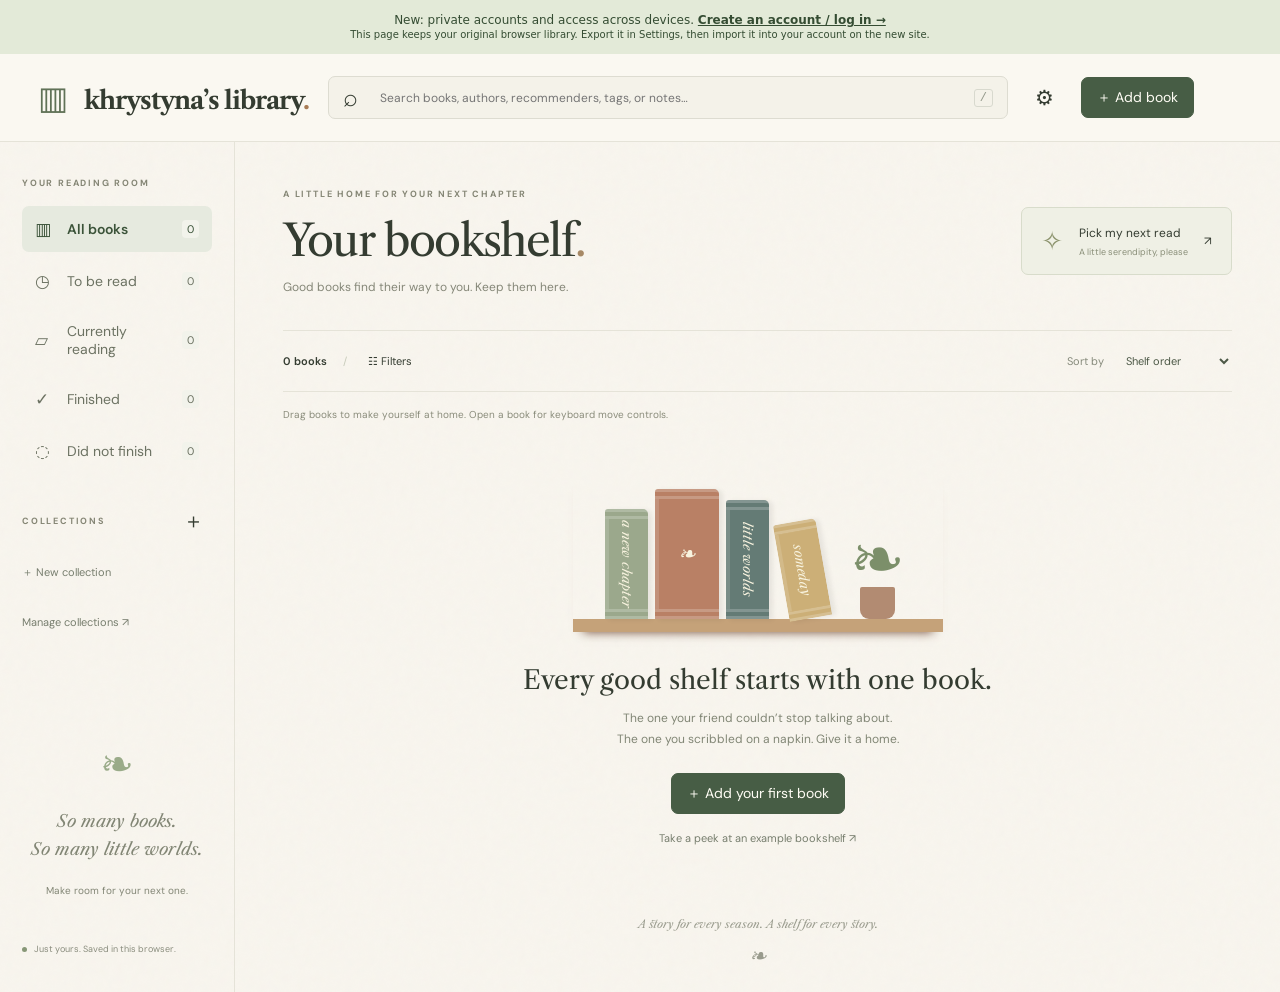
<file: legacy.html>
<!doctype html><html lang="en"><head><meta charset="utf-8"><meta name="viewport" content="width=device-width,initial-scale=1"><meta name="theme-color" content="#f5f1e8"><meta name="description" content="A little home for the books you want to meet. Your private bookshelf, recommendations and reading notes."><title>khrystyna's library — Your next chapter</title><link rel="stylesheet" href="style.css"></head><body><div style="padding:13px 20px;background:#e3ead8;color:#344c32;font:12px system-ui;text-align:center">New: private accounts and access across devices. <a href="https://little-library.wry-pear-2440.chatgpt.site/" style="color:#344c32;font-weight:700">Create an account / log in →</a><br><small>This page keeps your original browser library. Export it in Settings, then import it into your account on the new site.</small></div><header><a class="brand" href="./"><span class="brand-icon">▥</span> khrystyna’s library<span class="brand-dot">.</span></a><label class="search"><span aria-hidden="true">⌕</span><input id="search" type="search" placeholder="Search books, authors, recommenders, tags, or notes…" aria-label="Search your library"><kbd>/</kbd></label><button id="settings" class="icon" aria-label="Settings and backup">⚙</button><button id="add" class="primary">＋ <span>Add book</span></button></header><div class="layout"><aside><div class="eyebrow">YOUR READING ROOM</div><nav id="navigation" aria-label="Library navigation"></nav><div class="aside-heading"><span class="eyebrow">COLLECTIONS</span><button id="newCollection" class="icon" aria-label="Create collection">＋</button></div><nav id="collections" aria-label="Collections"></nav><button id="manageCollections" class="text-button">Manage collections ↗</button><div class="aside-note"><span>❧</span><p>So many books.<br>So many little worlds.</p><small>Make room for your next one.</small></div><div class="local-indicator"><i></i> Just yours. Saved in this browser.</div></aside><main><section class="intro"><div><div class="eyebrow">A LITTLE HOME FOR YOUR NEXT CHAPTER</div><h1 id="heading">Your bookshelf<span>.</span></h1><p id="subtitle">Good books find their way to you. Keep them here.</p></div><button class="picker-button" id="pick"><span>✧</span><div>Pick my next read<small>A little serendipity, please</small></div><span>↗</span></button></section><div class="toolbar"><div><span id="count"></span><span class="toolbar-divider">/</span><button id="filtersToggle" class="subtle">☷ Filters <span id="filterCount"></span></button></div><div><label class="sort-label">Sort by <select id="sort" aria-label="Sort books"><option value="manual">Shelf order</option><option value="title">Title A–Z</option><option value="authors">Author A–Z</option><option value="new">Newest added</option><option value="old">Oldest added</option><option value="priority">Priority</option><option value="year">Publication year</option></select></label></div></div><section id="filters" hidden></section><div id="chips"></div><p id="arrangeNote" class="micro"></p><section id="shelves" aria-label="Bookshelf"></section><footer>A story for every season. A shelf for every story. <span>❧</span></footer></main></div><dialog id="dialog" aria-labelledby="dialogTitle"><div id="dialogContent"></div></dialog><div id="toast" role="status" aria-live="polite"></div><script type="module" src="legacy-app.js"></script></body></html>
</file>
<file: style.css>
@import url('https://fonts.googleapis.com/css2?family=DM+Sans:wght@400;500;600;700&family=Libre+Caslon+Text:ital,wght@0,400;0,700;1,400&display=swap');
:root{--paper:#f8f5ee;--ink:#343c31;--muted:#777b6b;--green:#475d45;--line:#e5e3d8;--serif:'Libre Caslon Text',Georgia,serif;--sans:'DM Sans',system-ui,sans-serif}*{box-sizing:border-box}body{margin:0;background:var(--paper);color:var(--ink);font:14px var(--sans);background-image:url("data:image/svg+xml,%3Csvg viewBox='0 0 180 180' xmlns='http://www.w3.org/2000/svg'%3E%3Cfilter id='n'%3E%3CfeTurbulence type='fractalNoise' baseFrequency='.7' numOctaves='3' stitchTiles='stitch'/%3E%3C/filter%3E%3Crect width='100%25' height='100%25' opacity='.024' filter='url(%23n)'/%3E%3C/svg%3E")}button,input,select,textarea{font:inherit}button{cursor:pointer}button,a,input,textarea,select{outline-offset:4px}button:focus-visible,a:focus-visible,input:focus-visible,textarea:focus-visible,select:focus-visible{outline:2px solid #8b5e3b}button{border:1px solid var(--line);background:transparent;color:inherit;padding:10px 15px;border-radius:7px}button:hover{background:#eaece1}button:disabled{opacity:.5;cursor:default}header{height:88px;border-bottom:1px solid var(--line);display:flex;align-items:center;gap:19px;padding:0 38px;background:#faf8f1}.brand{font:700 25px var(--serif);text-decoration:none;color:var(--ink);min-width:245px;letter-spacing:-1px}.brand-icon{font:32px Georgia;margin-right:12px;color:#607257}.brand-dot{color:#a87c55}.search{display:flex;align-items:center;gap:12px;border:1px solid #dddcd1;background:#f4f2e9;border-radius:7px;max-width:680px;flex:1;padding:0 14px;height:43px}.search>span{font-size:25px}.search input{background:transparent;border:0;width:100%;outline:none;font-size:12px}kbd{font-size:12px;color:#93988a;border:1px solid #d8d9ce;padding:1px 5px;border-radius:3px}.primary{background:var(--green);color:#fffdf5;border-color:var(--green)}.primary:hover{background:#354c34}.icon{border:0;padding:8px;font-size:21px}.layout{display:grid;grid-template-columns:235px minmax(0,1fr);min-height:calc(100vh - 88px)}aside{border-right:1px solid var(--line);padding:35px 22px;position:relative;display:flex;flex-direction:column}nav{display:grid;gap:6px;margin:17px 0 25px}nav button{border:0;display:flex;gap:12px;align-items:center;text-align:left;padding:12px 13px;color:#6c7262}nav button.active{background:#e6eadf;color:#3b5339;font-weight:600}nav button b{font-weight:400;font-size:11px;margin-left:auto;background:#f2f3eb;border-radius:4px;padding:2px 5px}.nav-icon{font-size:17px;min-width:20px}.eyebrow{font-size:9px;letter-spacing:1.8px;font-weight:700;color:#858675}.aside-heading{display:flex;align-items:center;justify-content:space-between}.text-button{border:0;padding:5px 0;color:#777e6e;font-size:11px;text-align:left}.aside-note{margin-top:auto;padding-top:75px;text-align:center;color:#828675}.aside-note>span{font-size:40px;color:#9aab89}.aside-note p{font:italic 17px/1.65 var(--serif)}.aside-note small{font-size:10px}.local-indicator{font-size:9px;color:#8a8d7e;margin-top:44px;white-space:nowrap}.local-indicator i{display:inline-block;background:#879777;height:5px;width:5px;border-radius:50%;margin-right:5px}main{padding:46px 48px 0;min-width:0;max-width:1600px;width:100%;margin:auto}.intro{display:flex;align-items:center;justify-content:space-between;gap:20px;margin-bottom:35px}h1{font:400 44px/1.15 var(--serif);letter-spacing:-1.8px;margin:15px 0 13px}h1 span{color:#a78966}.intro p{color:#858778;font-size:12px;margin:0}.picker-button{display:flex;gap:16px;align-items:center;text-align:left;padding:16px 19px;border-color:#d8dccb;background:#eff0e5;font-size:12px}.picker-button>span:first-child{font-size:26px;color:#8c936d}.picker-button small{display:block;font-size:9px;color:#8a8f79;margin-top:5px}.toolbar{border-top:1px solid var(--line);border-bottom:1px solid var(--line);display:flex;justify-content:space-between;align-items:center;padding:12px 0;font-size:11px}.toolbar>div{display:flex;align-items:center;gap:16px}.toolbar-divider{color:#c8cbbb}#count{font-weight:600}.subtle{border:0;font-size:11px;padding:5px}.sort-label{color:#878b7c}.sort-label select{background:transparent;color:#4d5947;border:0;font-size:11px;margin-left:5px}#filters{background:#eeefe5;padding:18px;border-radius:8px;margin-top:12px}#filters .filter-grid{display:grid;grid-template-columns:repeat(4,1fr);gap:14px}label.field{display:grid;gap:6px;font-size:11px;color:#707763}input,textarea,select{border:1px solid #d9ddce;border-radius:5px;padding:10px;background:#fffef9;color:var(--ink);min-width:0}textarea{resize:vertical;min-height:80px}#filters select{width:100%;height:75px;font-size:11px;padding:4px}#filters input{width:100%}.micro{font-size:10px;color:#8a8c7b;line-height:1.7;margin:14px 0}.chip{font-size:10px;border-radius:20px;background:#e5eadb;padding:5px 10px;margin:8px 6px 0 0}#shelves{min-height:430px}.shelf{display:flex;align-items:flex-end;gap:17px;padding:32px 28px 0;position:relative;min-height:256px;margin-bottom:21px;border-bottom:18px solid #c5a279;border-image:linear-gradient(#d4b68f,#be956c 15%,#c7a47b 55%,#ac805a 60%,#bb9168) 1;box-shadow:0 13px 15px -13px #6c482c80;background:linear-gradient(0deg,#d9c9b15c,transparent 57%);content-visibility:auto;contain-intrinsic-size:auto 256px}.shelf:after{content:'';position:absolute;left:0;right:0;bottom:-18px;height:18px;pointer-events:none;background:repeating-linear-gradient(2deg,transparent 0 3px,#5c3c2010 4px,transparent 5px 9px)}.book{position:relative;flex:none;padding:0;border:0;border-radius:2px 4px 2px 0;box-shadow:5px 2px 7px #34251c2a,inset 3px 0 4px #ffffff55,inset -2px 0 3px #0003;transition:transform .2s;transform-origin:bottom left;overflow:hidden;text-align:center;background:var(--book-color);color:#fff8e9;width:128px;height:188px;margin-bottom:0}.book:hover,.book:focus-visible{background:var(--book-color);transform:translateY(-9px) rotate(-2deg);z-index:2}.book .cover-img{width:100%;height:100%;object-fit:cover;position:absolute;inset:0}.book .fallback-cover{height:100%;display:flex;flex-direction:column;align-items:center;justify-content:space-between;padding:20px 10px;border:1px solid #ffffff60;outline:1px solid #ffffff25;outline-offset:-7px;font-family:var(--serif)}.fallback-cover .ornament{font-size:26px;opacity:.6}.fallback-cover strong{font-size:17px;line-height:1.3;font-weight:400}.fallback-cover small{font:8px var(--sans);letter-spacing:1px}.book.spine{width:49px;writing-mode:vertical-rl;text-orientation:mixed;padding:13px 8px;display:flex;align-items:center;justify-content:space-between;gap:9px;border-top:7px solid #ffffff20;border-bottom:7px solid #0002}.spine strong{font:12px var(--serif);writing-mode:vertical-rl;max-height:125px;overflow:hidden;text-overflow:ellipsis}.spine small{font-size:8px;max-height:80px;overflow:hidden;opacity:.8}.match-badge{position:absolute;bottom:7px;left:6px;right:6px;background:#f9f6e9ed;color:#354d35;padding:5px;font:9px var(--sans);writing-mode:horizontal-tb}.empty-room{text-align:center;padding:35px 20px 22px}.empty-art{height:160px;display:flex;justify-content:center;align-items:flex-end;gap:7px;margin:0 auto 32px;max-width:370px;border-bottom:13px solid #c5a279;box-shadow:0 10px 10px -10px #714b36}.illustrated-book{width:43px;height:110px;background:#9ba88c;border-radius:3px 5px 0 0;box-shadow:inset 4px 0 #fff2,4px 1px 5px #0001;display:flex;align-items:center;justify-content:center;color:#f8f3df;font:italic 13px var(--serif);writing-mode:vertical-rl;border-top:10px double #fff3;border-bottom:10px double #fff3}.illustrated-book:nth-child(2){height:130px;background:#b98065;width:64px;writing-mode:horizontal-tb;font-size:21px}.illustrated-book:nth-child(3){height:119px;background:#647b75}.illustrated-book:nth-child(4){height:98px;background:#ccaf77;transform:rotate(-10deg);margin:0 14px 0 5px}.plant{width:65px;height:100px;position:relative;display:flex;flex-direction:column;align-items:center;justify-content:flex-end}.plant span{font-size:66px;color:#7c8f6a;line-height:.8}.plant:after{content:'';display:block;background:#b28b72;width:35px;height:32px;border-radius:2px 2px 9px 9px}.empty-room h2{font:400 26px var(--serif);margin:0 0 12px}.empty-room p{font-size:12px;color:#818675;line-height:1.8;margin-bottom:22px}.empty-room .text-button{display:block;margin:12px auto;text-align:center}footer{font:italic 11px var(--serif);text-align:center;color:#999b8d;padding:33px 0 24px}footer span{display:block;margin-top:12px;font-size:21px}dialog{max-width:780px;width:calc(100% - 30px);max-height:90dvh;border:1px solid #dedfcf;padding:0;background:var(--paper);color:var(--ink);border-radius:14px;box-shadow:0 20px 100px #17221138}dialog::backdrop{background:#262e2655;backdrop-filter:blur(4px)}.dialog-header{position:sticky;top:0;z-index:5;display:flex;justify-content:space-between;align-items:center;background:var(--paper);border-bottom:1px solid var(--line);padding:18px 27px}.dialog-header h2{font:400 23px var(--serif);margin:0}.dialog-body{padding:25px 28px}.dialog-body h3{font:400 20px var(--serif);margin-top:28px}.row{display:flex;gap:10px;align-items:center;flex-wrap:wrap}.row.end{justify-content:flex-end;margin-top:24px}.form-grid{display:grid;grid-template-columns:1fr 1fr;gap:17px}.form-grid .full{grid-column:1/-1}.form-grid input,.form-grid textarea,.form-grid select{width:100%}.form-grid label{font-size:11px}.rec-card{border:1px solid #dedfce;background:#f1f1e6;padding:15px;border-radius:7px;margin:12px 0}.rec-card p{white-space:pre-wrap;font:italic 14px/1.7 var(--serif)}.rec-card small{color:#8a8e7d;font-size:10px}.rec-fields{display:grid;gap:10px;grid-template-columns:1fr 1fr}.rec-fields textarea,.rec-fields .full{grid-column:1/-1}.detail-top{display:grid;grid-template-columns:135px 1fr;gap:24px}.detail-top .book{cursor:default}.detail-top h3{font-size:28px;line-height:1.25;margin:0 0 9px}.detail-top p{color:#7f8574;line-height:1.8}.detail-text{white-space:pre-wrap;line-height:1.9;font-size:13px;overflow-wrap:anywhere}.detail-meta{display:grid;grid-template-columns:1fr 1fr;gap:12px;margin-top:20px}.detail-meta div{font-size:12px}.detail-meta b{display:block;font-size:10px;color:#898d7c;margin-bottom:4px}.danger{color:#97564c}.lookup{display:flex;gap:10px;margin-bottom:12px}.lookup input{flex:1}.result{display:flex;gap:17px;padding:14px 0;border-bottom:1px solid var(--line);align-items:center}.result img{width:48px;height:70px;object-fit:cover;background:#dfdfcd}.result div{flex:1}.result strong{font:16px var(--serif)}.result small{display:block;color:#868a77;font-size:10px;margin-top:7px}.status-pill{font-size:10px;background:#e6ebdc;color:#4e6749;padding:5px 8px;border-radius:4px}.help{font-size:11px;line-height:1.8;color:#818773}.error{color:#9b4b3c;font-size:12px;line-height:1.6}#toast{position:fixed;bottom:25px;left:50%;transform:translateX(-50%);padding:13px 22px;background:#364e36;color:#fffdf4;z-index:99;border-radius:8px;box-shadow:0 5px 20px #0002;display:none;font-size:12px;max-width:95vw}#toast button{color:white;border:0;padding:2px 8px;text-decoration:underline}.collection-check{display:flex;gap:12px;flex-wrap:wrap}.collection-check label{display:flex;gap:6px;align-items:center}.collection-check input{width:auto}.section-line{border:0;border-top:1px solid var(--line);margin:25px 0}.settings-block{padding:17px 0;border-bottom:1px solid var(--line)}.settings-block h3{margin:0 0 8px}.demo-banner{padding:10px 15px;border:1px dashed #b3bba4;border-radius:6px;background:#e9edde;font-size:11px}.editorsummary{cursor:pointer;color:#63735a;padding:15px 0;font-size:12px}.hidden{display:none!important}@media(min-width:1600px){main{padding-left:65px;padding-right:65px}}@media(max-width:1100px){header{padding:0 22px;gap:10px}.brand{min-width:215px;font-size:23px}main{padding:35px 28px 0}.layout{grid-template-columns:205px 1fr}aside{padding:30px 15px}.picker-button{padding:13px;gap:10px}.shelf{padding-left:17px;padding-right:17px;gap:13px}.intro h1{font-size:37px}#filters .filter-grid{grid-template-columns:repeat(3,1fr)}}@media(max-width:760px){header{height:auto;min-height:76px;flex-wrap:wrap;padding:17px 20px;gap:10px}.brand{flex:1;min-width:0;font-size:22px}.search{order:5;flex-basis:100%;max-width:none;height:40px}.layout{display:block}aside{padding:13px 20px;border-right:0;border-bottom:1px solid var(--line);display:block}aside>.eyebrow,aside>.aside-heading,aside>.aside-note,aside>.local-indicator,aside>#manageCollections{display:none}aside nav{display:flex;overflow:auto;gap:6px;margin:0}aside nav button{white-space:nowrap;padding:8px 10px;font-size:11px}#collections{margin-top:7px}main{padding:29px 20px 0}.intro{align-items:flex-start;gap:13px;flex-direction:column;margin-bottom:25px}h1{font-size:37px;margin-top:10px}.intro .eyebrow{font-size:8px}.picker-button{align-self:stretch;justify-content:space-between;margin-top:8px}.picker-button div{flex:1}.picker-button small{display:inline;margin-left:8px}.toolbar>div{gap:8px}.sort-label{font-size:0}.sort-label select{font-size:10px;max-width:122px}.shelf{gap:12px;padding:24px 14px 0;min-height:225px;margin-bottom:17px}.book{width:104px;height:164px}.book.spine{width:40px}.fallback-cover strong{font-size:14px}#filters .filter-grid{grid-template-columns:repeat(2,1fr)}.dialog-body{padding:20px}.dialog-header{padding:15px 20px}.form-grid{gap:13px}.detail-top{grid-template-columns:105px 1fr;gap:17px}.detail-top h3{font-size:23px}.detail-top .book{width:104px;height:164px}.rec-fields{grid-template-columns:1fr}.rec-fields>*{grid-column:1!important}.empty-room{padding-left:0;padding-right:0}}@media(prefers-reduced-motion:reduce){*{transition:none!important;scroll-behavior:auto!important}}

.loading-cloud .layout,.loading-cloud header{pointer-events:none;opacity:.45}.loading-cloud:after{content:'Opening your private reading room…';position:fixed;top:40%;left:10%;right:10%;text-align:center;font:22px Georgia;color:#475d45}.signout{font-size:10px;color:#64735c;white-space:nowrap;text-decoration:none}.local-indicator{white-space:normal;line-height:1.6}
</file>
